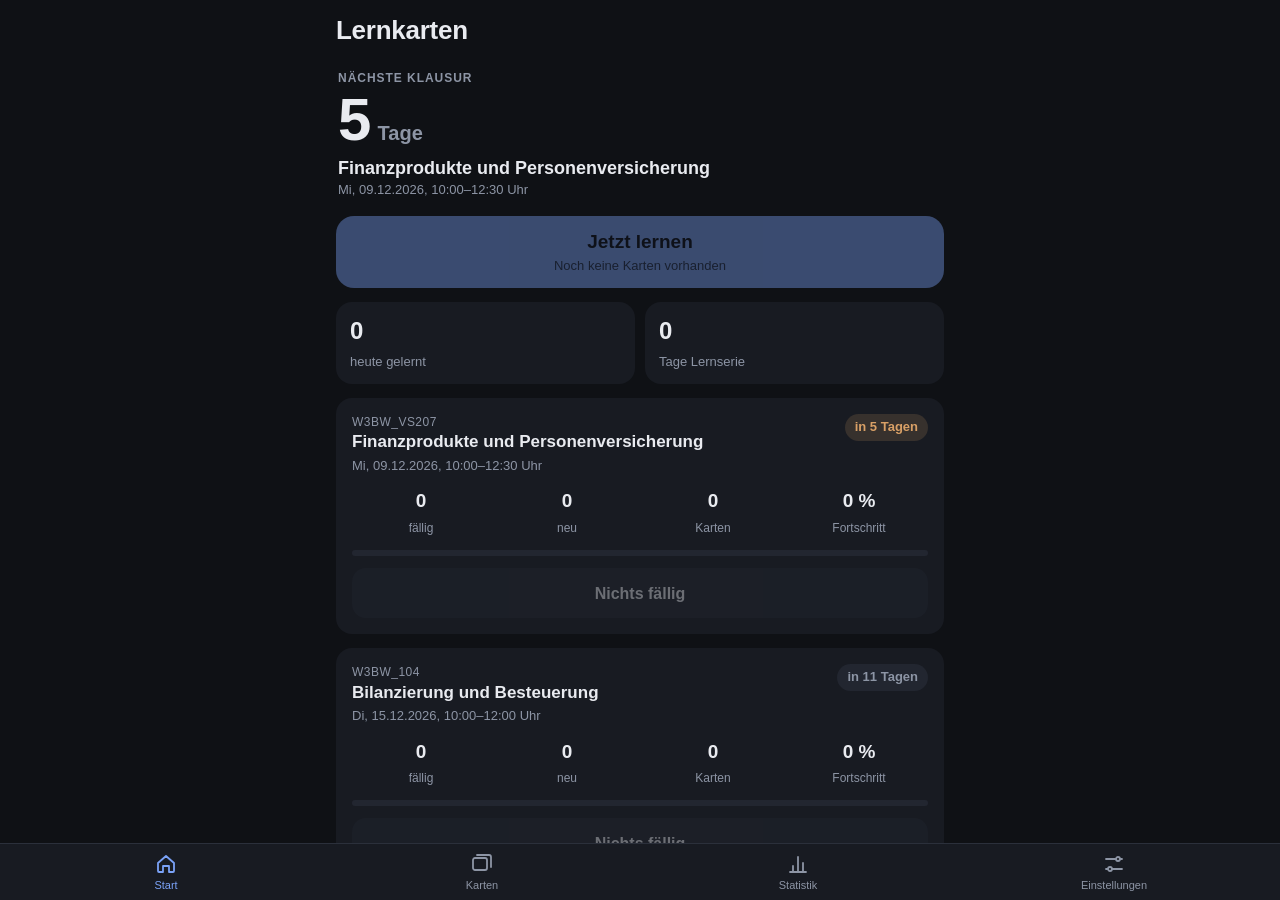
<file: index.html>
<!DOCTYPE html>
<html lang="de">
<head>
  <meta charset="utf-8">
  <!-- viewport-fit=cover: Inhalt darf bis unter Notch und Home-Indikator reichen (Abstände regelt style.css) -->
  <meta name="viewport" content="width=device-width, initial-scale=1, viewport-fit=cover">
  <title>Lernkarten</title>
  <meta name="description" content="Karteikarten mit Spaced Repetition – offline, ohne Konto.">
  <meta name="theme-color" content="#0f1115">
  <meta name="color-scheme" content="dark">

  <!-- iOS: als Vollbild-App vom Home-Bildschirm starten -->
  <meta name="apple-mobile-web-app-capable" content="yes">
  <meta name="mobile-web-app-capable" content="yes">
  <meta name="apple-mobile-web-app-status-bar-style" content="black-translucent">
  <meta name="apple-mobile-web-app-title" content="Lernkarten">
  <meta name="format-detection" content="telephone=no">

  <link rel="manifest" href="manifest.json">
  <link rel="apple-touch-icon" href="icon-192.png">
  <link rel="icon" type="image/png" href="icon-192.png">
  <link rel="stylesheet" href="style.css">
</head>
<body>
  <!-- Hier rendert app.js die jeweilige Ansicht -->
  <main id="app"></main>

  <nav id="tabbar" aria-label="Hauptnavigation">
    <button data-tab="home">
      <svg viewBox="0 0 24 24" aria-hidden="true"><path d="M4 11l8-7 8 7v8a1 1 0 0 1-1 1h-4v-6h-6v6H5a1 1 0 0 1-1-1z"/></svg>
      <span>Start</span>
    </button>
    <button data-tab="cards">
      <svg viewBox="0 0 24 24" aria-hidden="true"><rect x="3" y="6" width="14" height="12" rx="2"/><path d="M7 3h12a2 2 0 0 1 2 2v10"/></svg>
      <span>Karten</span>
    </button>
    <button data-tab="stats">
      <svg viewBox="0 0 24 24" aria-hidden="true"><path d="M4 20h16M7 20v-6M12 20V5M17 20v-9"/></svg>
      <span>Statistik</span>
    </button>
    <button data-tab="settings">
      <svg viewBox="0 0 24 24" aria-hidden="true"><path d="M4 7h10M18 7h2M4 17h2M10 17h10"/><circle cx="16" cy="7" r="2"/><circle cx="8" cy="17" r="2"/></svg>
      <span>Einstellungen</span>
    </button>
  </nav>

  <div id="dialog" hidden></div>
  <div id="toast" role="status" hidden></div>

  <!-- Unsichtbare Dateiauswahl für Kartenimport und Backup -->
  <input type="file" id="file-cards" accept=".json,application/json,text/json,text/plain" hidden>
  <input type="file" id="file-backup" accept=".json,application/json,text/json,text/plain" hidden>

  <noscript>Diese App benötigt JavaScript.</noscript>
  <script src="app.js"></script>
</body>
</html>
</file>
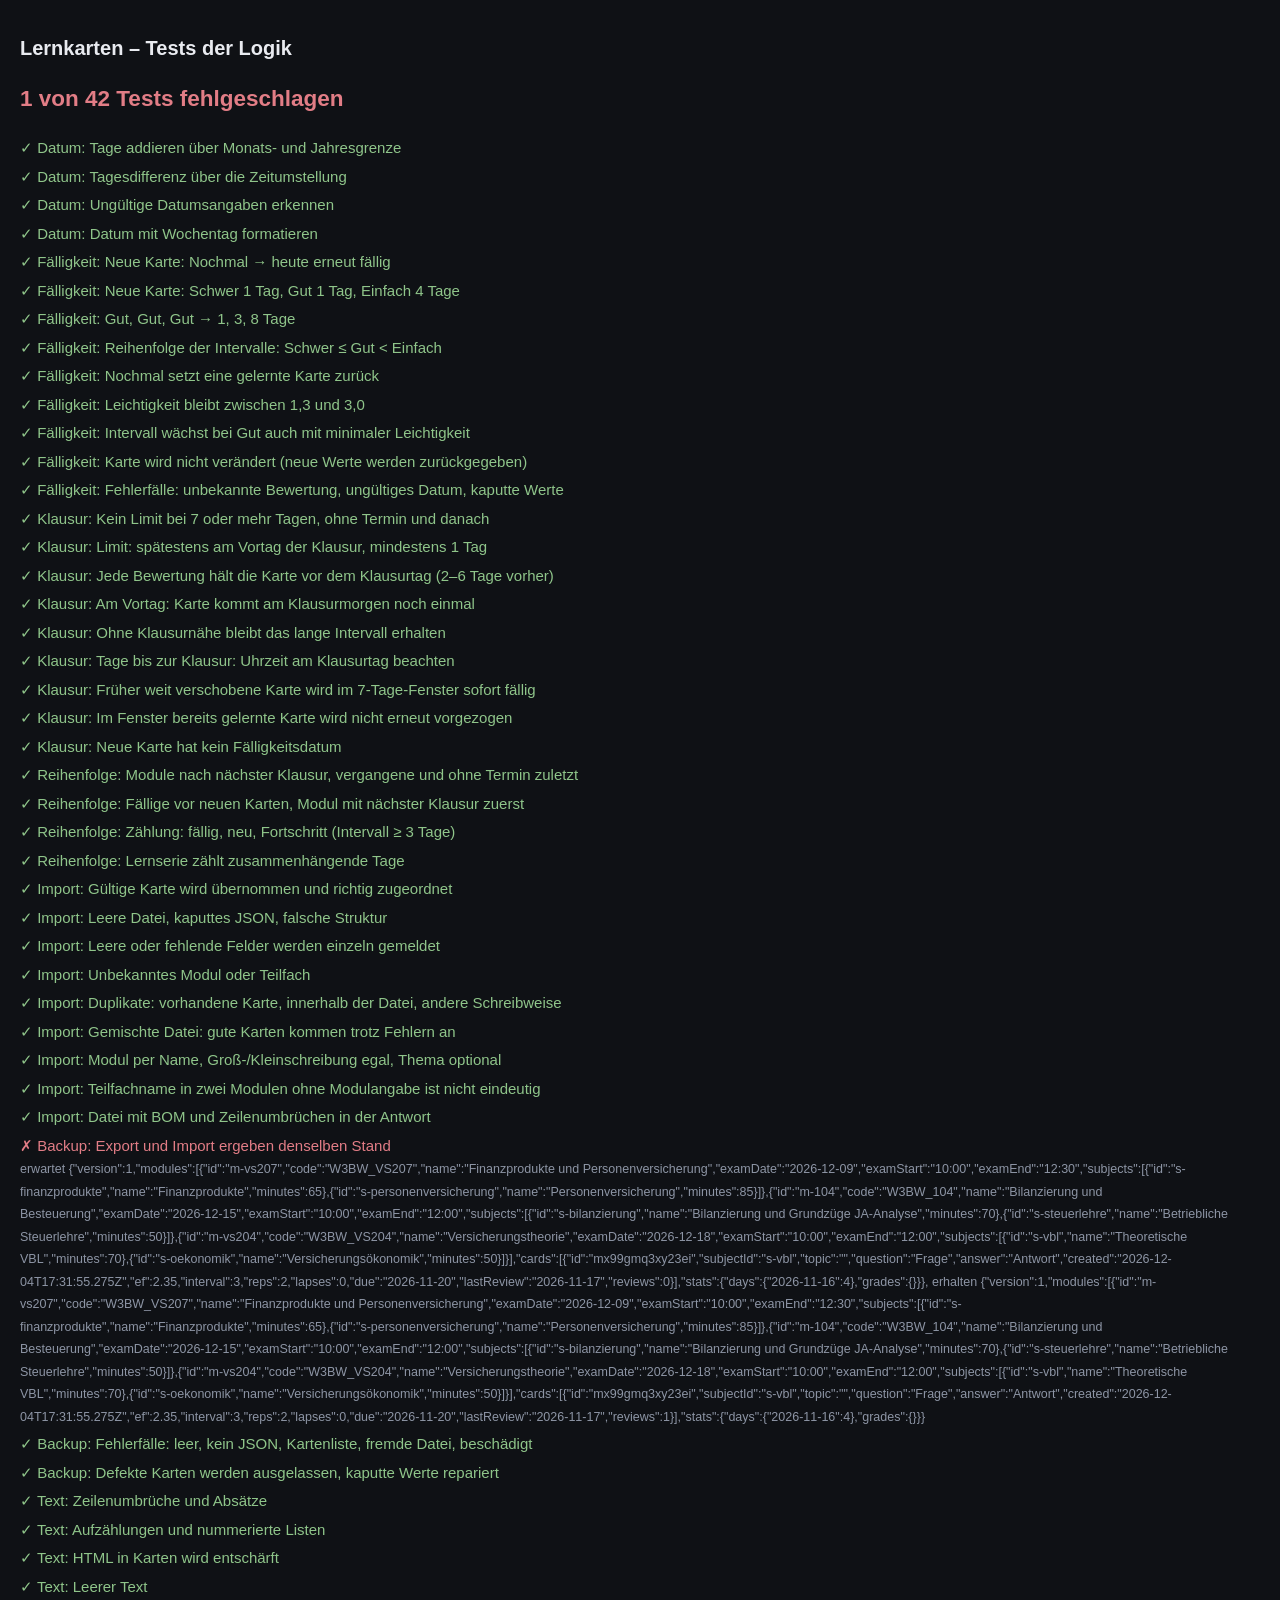
<file: tests.html>
<!DOCTYPE html>
<html lang="de">
<head>
  <meta charset="utf-8">
  <meta name="viewport" content="width=device-width, initial-scale=1">
  <title>Lernkarten – Tests</title>
  <style>
    body { margin: 0; padding: 20px; background: #0f1115; color: #e9ebf0; font: 15px/1.5 -apple-system, BlinkMacSystemFont, "Segoe UI", sans-serif; }
    h1 { font-size: 20px; }
    #ergebnis div { padding: 3px 0; }
    .gruen { color: #8fc58a; }
    .rot { color: #e27d86; }
    small { color: #8d95a5; }
  </style>
</head>
<body>
  <h1>Lernkarten – Tests der Logik</h1>
  <div id="ergebnis">Tests laufen …</div>
  <!-- Diese Seite hat kein #app-Element, deshalb startet app.js hier nur die Logik. -->
  <script src="app.js"></script>
  <script src="tests.js"></script>
</body>
</html>
</file>
<file: style.css>
/* ==========================================================================
   Lernkarten – Gestaltung
   Mobile-first, dunkles Design, große Touch-Flächen, Safe-Area-Abstände.
   ========================================================================== */

:root {
  --bg: #0f1115;
  --surface: #181b22;
  --surface-2: #222630;
  --line: #2b303b;
  --text: #e9ebf0;
  --muted: #8d95a5;
  --accent: #7aa2f7;
  --accent-ink: #0d1220;
  --red: #e27d86;
  --orange: #d9a066;
  --green: #8fc58a;
  --blue: #7aa2f7;
  --radius: 16px;
  /* Abstände für Notch (oben) und Home-Indikator (unten) */
  --safe-top: env(safe-area-inset-top, 0px);
  --safe-bottom: env(safe-area-inset-bottom, 0px);
  --safe-left: env(safe-area-inset-left, 0px);
  --safe-right: env(safe-area-inset-right, 0px);
}

* { box-sizing: border-box; }

html, body {
  height: 100%;
  margin: 0;
  background: var(--bg);
  color: var(--text);
  font: 16px/1.45 -apple-system, BlinkMacSystemFont, "Segoe UI", Roboto, sans-serif;
  -webkit-text-size-adjust: 100%;
  -webkit-tap-highlight-color: transparent;
  overscroll-behavior: none;
}

body {
  /* Fest am Bildschirm verankert. Im iPhone-Vollbild setzt app.js zusätzlich
     die echte Bildschirmhöhe (siehe fitStandaloneHeight), weil 100dvh dort um
     die Höhe der Statusleiste zu kurz ist und unten ein Streifen frei bliebe. */
  position: fixed;
  top: 0; left: 0; right: 0;
  display: flex;
  flex-direction: column;
  height: 100vh;
  height: 100dvh;
  overflow: hidden;
}

[hidden] { display: none !important; }

h1, h2, p { margin: 0; }
button, input, select, textarea { font: inherit; color: inherit; }
button { touch-action: manipulation; -webkit-user-select: none; user-select: none; cursor: pointer; }

/* ---------- Grundgerüst --------------------------------------------------- */

#app {
  flex: 1;
  min-height: 0;
  overflow-y: auto;
  -webkit-overflow-scrolling: touch;
  padding-left: var(--safe-left);
  padding-right: var(--safe-right);
}

.content {
  display: flex;
  flex-direction: column;
  gap: 14px;
  max-width: 640px;
  margin: 0 auto;
  padding: 4px 16px 28px;
}
body.no-tabs .content { padding-bottom: calc(28px + var(--safe-bottom)); }

.topbar {
  position: sticky;
  top: 0;
  z-index: 5;
  display: flex;
  align-items: center;
  gap: 6px;
  max-width: 640px;
  margin: 0 auto;
  padding: calc(var(--safe-top) + 12px) 16px 10px;
  background: var(--bg);
}
.topbar-text { flex: 1; min-width: 0; }
.topbar h1 { font-size: 26px; font-weight: 700; letter-spacing: -0.01em; overflow: hidden; text-overflow: ellipsis; white-space: nowrap; }
.topbar .iconbtn + .topbar-text h1 { font-size: 19px; }
.topbar .sub { color: var(--muted); font-size: 13px; overflow: hidden; text-overflow: ellipsis; white-space: nowrap; }
.counter { color: var(--muted); font-size: 14px; white-space: nowrap; }

.iconbtn {
  width: 44px; height: 44px;
  margin-left: -10px;
  border: 0; border-radius: 50%;
  background: transparent;
  font-size: 26px; line-height: 1;
}
.iconbtn:active { background: var(--surface-2); }

/* ---------- Tab-Leiste ---------------------------------------------------- */

#tabbar {
  display: flex;
  /* Unten nur so viel Abstand, dass der Home-Indikator frei bleibt */
  padding: 4px calc(8px + var(--safe-right)) max(4px, calc(var(--safe-bottom) - 12px)) calc(8px + var(--safe-left));
  background: var(--surface);
  border-top: 1px solid var(--line);
}
body.no-tabs #tabbar { display: none; }
#tabbar button {
  flex: 1;
  display: flex; flex-direction: column; align-items: center; gap: 2px;
  min-height: 48px;
  padding: 4px 0 2px;
  border: 0; background: transparent;
  color: var(--muted);
  font-size: 11px;
}
#tabbar button.active { color: var(--accent); }
#tabbar svg { width: 24px; height: 24px; fill: none; stroke: currentColor; stroke-width: 1.8; stroke-linecap: round; stroke-linejoin: round; }

/* ---------- Bausteine ----------------------------------------------------- */

.card {
  background: var(--surface);
  border-radius: var(--radius);
  padding: 16px;
}
.muted { color: var(--muted); }
.small { font-size: 13px; }
.center { text-align: center; }
.empty { color: var(--muted); text-align: center; padding: 28px 12px; }

.btn {
  display: flex; flex-direction: column; align-items: center; justify-content: center;
  width: 100%;
  min-height: 50px;
  padding: 10px 14px;
  border: 0; border-radius: 14px;
  background: var(--surface-2);
  font-weight: 600;
  text-align: center;
}
.btn small { font-weight: 400; font-size: 12px; opacity: 0.75; margin-top: 1px; }
.btn:active { opacity: 0.7; }
.btn:disabled { opacity: 0.4; cursor: default; }
.btn.primary { background: var(--accent); color: var(--accent-ink); }
.btn.big { min-height: 72px; font-size: 19px; border-radius: 18px; }
.btn.big small { font-size: 13px; }
.btn.danger { background: transparent; color: var(--red); border: 1px solid rgba(226, 125, 134, 0.4); }
.btn.slim { width: auto; min-height: 44px; padding: 8px 14px; font-size: 14px; }
.btn-row { display: grid; grid-template-columns: 1fr 1fr; gap: 10px; }

.pill {
  flex: none;
  padding: 4px 10px;
  border-radius: 999px;
  background: var(--surface-2);
  color: var(--muted);
  font-size: 13px; font-weight: 600;
  white-space: nowrap;
}
.pill.warn { background: rgba(217, 160, 102, 0.16); color: var(--orange); }

.tag {
  display: inline-block;
  padding: 1px 7px;
  border-radius: 6px;
  background: var(--surface-2);
  font-size: 12px;
}

.kpis { display: flex; gap: 8px; }
.kpis > div { flex: 1; text-align: center; }
.kpis b { display: block; font-size: 19px; font-weight: 700; }
.kpis span { color: var(--muted); font-size: 12px; }

.bar { height: 6px; border-radius: 3px; background: var(--surface-2); overflow: hidden; }
.bar i { display: block; height: 100%; border-radius: 3px; background: var(--green); }

/* ---------- Startseite ---------------------------------------------------- */

.hero { padding: 6px 2px 2px; }
.hero .label { color: var(--muted); font-size: 12px; font-weight: 600; letter-spacing: 0.08em; text-transform: uppercase; }
.hero-row { display: flex; align-items: baseline; gap: 8px; }
.hero .count { font-size: 60px; font-weight: 800; line-height: 1.1; letter-spacing: -0.03em; }
.hero .unit { font-size: 20px; color: var(--muted); font-weight: 600; }
.hero-name { font-size: 18px; font-weight: 600; margin-top: 2px; }

.stats { display: flex; gap: 10px; }
.stats > div { flex: 1; background: var(--surface); border-radius: var(--radius); padding: 12px 14px; }
.stats b { display: block; font-size: 24px; font-weight: 700; }
.stats span { color: var(--muted); font-size: 13px; }

.module { display: flex; flex-direction: column; gap: 12px; }
.module-head { display: flex; justify-content: space-between; align-items: flex-start; gap: 10px; }
.module .code { color: var(--muted); font-size: 12px; letter-spacing: 0.04em; }
.module h2 { font-size: 17px; font-weight: 650; line-height: 1.25; }
.module .small { margin-top: -8px; }

/* ---------- Listen -------------------------------------------------------- */

.group-title {
  color: var(--muted);
  font-size: 12px; font-weight: 600; letter-spacing: 0.06em; text-transform: uppercase;
  padding: 8px 4px 0;
  margin-bottom: -6px;
}
.list { padding: 0; overflow: hidden; }
.row {
  display: flex; align-items: center; gap: 10px;
  width: 100%;
  min-height: 56px;
  padding: 10px 16px;
  border: 0; border-bottom: 1px solid var(--line);
  background: transparent;
  text-align: left;
}
.row:last-child { border-bottom: 0; }
.row:active { background: var(--surface-2); }
.row-main { flex: 1; min-width: 0; display: flex; flex-direction: column; gap: 2px; }
.row-title { font-weight: 500; }
.row.accent { color: var(--accent); font-weight: 600; }
.row.danger-text { color: var(--red); font-weight: 600; }
.chev { color: var(--muted); font-size: 22px; line-height: 1; }
.clamp { display: -webkit-box; -webkit-line-clamp: 2; -webkit-box-orient: vertical; overflow: hidden; }

/* ---------- Formulare ----------------------------------------------------- */

.form label { display: flex; flex-direction: column; gap: 6px; color: var(--muted); font-size: 13px; }
.input {
  width: 100%;
  min-height: 48px;
  padding: 11px 12px;
  border: 1px solid var(--line); border-radius: 12px;
  background: var(--surface);
  color: var(--text);
  font-size: 16px; /* mindestens 16px, sonst zoomt iOS beim Antippen */
  -webkit-appearance: none; appearance: none;
}
.input:focus { outline: none; border-color: var(--accent); }
textarea.input { resize: vertical; line-height: 1.4; }
select.input {
  padding-right: 34px;
  background-image: linear-gradient(45deg, transparent 50%, var(--muted) 50%), linear-gradient(135deg, var(--muted) 50%, transparent 50%);
  background-position: calc(100% - 18px) 50%, calc(100% - 12px) 50%;
  background-size: 6px 6px;
  background-repeat: no-repeat;
}
input[type="date"].input, input[type="time"].input { display: block; text-align: left; }
/* iOS zentriert Datum und Uhrzeit sonst und lässt leere Felder zusammenfallen */
input.input::-webkit-date-and-time-value { text-align: left; min-height: 1.4em; }
.two-col { display: grid; grid-template-columns: 1fr 1fr; gap: 10px; }

.subject-edit { display: flex; flex-direction: column; gap: 8px; background: var(--surface); border-radius: var(--radius); padding: 12px; }
.subject-edit .input { background: var(--bg); }
.subject-edit-row { display: flex; align-items: flex-end; justify-content: space-between; gap: 10px; }
.form label.inline { flex-direction: row; align-items: center; gap: 10px; }
label.inline .input { width: 90px; }

/* ---------- Lernansicht --------------------------------------------------- */

.study { display: flex; flex-direction: column; height: 100%; max-width: 640px; margin: 0 auto; }
.study .topbar { position: static; width: 100%; }
.study-card {
  flex: 1;
  min-height: 0;
  overflow-y: auto;
  -webkit-overflow-scrolling: touch;
  margin: 0 16px;
  padding: 20px 18px;
  background: var(--surface);
  border-radius: 20px;
}
.study-card[data-action] { cursor: pointer; }
.qa-label { margin-top: 14px; color: var(--muted); font-size: 12px; font-weight: 600; letter-spacing: 0.08em; text-transform: uppercase; }
.study-card hr { border: 0; border-top: 1px solid var(--line); margin: 20px 0 6px; }
.hint { margin-top: 36px; color: var(--muted); font-size: 14px; text-align: center; }

/* Karten-Text: Absätze, Zeilenumbrüche und Aufzählungen */
.text { font-size: 18px; line-height: 1.5; overflow-wrap: anywhere; }
.text.question { font-size: 20px; font-weight: 600; }
.text p { margin: 8px 0; }
.text ul, .text ol { margin: 8px 0; padding-left: 24px; }
.text li { margin: 4px 0; }

.study-actions { padding: 14px 16px calc(14px + var(--safe-bottom)); }
.rate { display: grid; grid-template-columns: repeat(4, 1fr); gap: 8px; }
.rate.two { grid-template-columns: 1fr 1fr; }
.rate .btn { min-height: 62px; padding: 8px 4px; font-size: 15px; }
.rate-again { background: rgba(226, 125, 134, 0.16); color: var(--red); }
.rate-hard { background: rgba(217, 160, 102, 0.16); color: var(--orange); }
.rate-good { background: rgba(143, 197, 138, 0.16); color: var(--green); }
.rate-easy { background: rgba(122, 162, 247, 0.16); color: var(--blue); }

.study-done { flex: 1; display: flex; flex-direction: column; align-items: center; justify-content: center; gap: 14px; padding: 24px; text-align: center; }
.study-done .kpis { width: 100%; max-width: 360px; }
.done-mark {
  width: 72px; height: 72px;
  display: flex; align-items: center; justify-content: center;
  border-radius: 50%;
  background: rgba(143, 197, 138, 0.16);
  color: var(--green);
  font-size: 34px;
}

/* ---------- Dialog und Hinweis -------------------------------------------- */

#dialog {
  position: absolute; top: 0; right: 0; bottom: 0; left: 0; z-index: 20;
  display: flex; align-items: center; justify-content: center;
  padding: calc(20px + var(--safe-top)) 20px calc(20px + var(--safe-bottom));
  background: rgba(0, 0, 0, 0.6);
}
.dialog-box {
  width: 100%; max-width: 400px; max-height: 100%;
  display: flex; flex-direction: column; gap: 12px;
  padding: 20px;
  background: var(--surface);
  border: 1px solid var(--line); border-radius: 20px;
}
.dialog-box h2 { font-size: 18px; }
.dialog-body { overflow-y: auto; display: flex; flex-direction: column; gap: 10px; font-size: 15px; }
.dialog-body pre { margin: 0; padding: 12px; border-radius: 10px; background: var(--bg); font-size: 12.5px; overflow-x: auto; }
.dialog-body .input { background: var(--bg); }
.dialog-buttons { display: flex; gap: 10px; }
.errors { margin: 0; padding-left: 20px; color: var(--muted); font-size: 13.5px; }
.errors li { margin: 4px 0; }

#toast {
  position: absolute; z-index: 30;
  left: 16px; right: 16px;
  bottom: calc(76px + var(--safe-bottom));
  max-width: 420px; margin: 0 auto;
  padding: 12px 16px;
  border-radius: 14px;
  background: #343a48;
  color: var(--text);
  font-size: 15px; text-align: center;
  box-shadow: 0 8px 24px rgba(0, 0, 0, 0.4);
}

/* ---------- Statistik ----------------------------------------------------- */

:root {
  /* Diagrammfarben: Blau = gewusst/geplant, Orange = „Nochmal“ */
  --viz-known: #3987e5;
  --viz-again: #d95926;
  --viz-other: #4a5162;
  /* Lernstand: ein Farbton, von dunkel (neu) nach hell (sicher) */
  --viz-st1: #184f95;
  --viz-st2: #2a78d6;
  --viz-st3: #6da7ec;
  --viz-st4: #b7d3f6;
}

.card-title { font-size: 15px; font-weight: 650; margin-bottom: 10px; }

.tiles { display: grid; grid-template-columns: 1fr 1fr; gap: 10px; }
.tiles > div { background: var(--surface); border-radius: var(--radius); padding: 12px 14px; }
.tiles b { display: block; font-size: 24px; font-weight: 700; }
.tiles span { color: var(--muted); font-size: 13px; }

.legend { display: flex; flex-wrap: wrap; gap: 4px 14px; margin-bottom: 12px; color: var(--muted); font-size: 13px; }
.legend span { display: inline-flex; align-items: center; gap: 6px; }
.legend b { color: var(--text); font-weight: 600; }
.sw { width: 10px; height: 10px; border-radius: 3px; flex: none; }

.seg-known { background: var(--viz-known); }
.seg-again { background: var(--viz-again); }
.seg-other { background: var(--viz-other); }
.st-fresh { background: var(--viz-st1); }
.st-building { background: var(--viz-st2); }
.st-solid { background: var(--viz-st3); }
.st-safe { background: var(--viz-st4); }

/* Säulendiagramm */
.chart-cols { display: flex; align-items: stretch; gap: 2px; }
.chart-col {
  flex: 1; min-width: 0;
  display: flex; flex-direction: column; align-items: center;
  padding: 0; border: 0; border-radius: 6px; background: transparent;
}
.chart-area {
  width: 100%; height: 116px;
  display: flex; flex-direction: column; align-items: center; justify-content: flex-end;
  border-bottom: 1px solid var(--line);
}
.chart-val { color: var(--muted); font-size: 11px; line-height: 1; margin-bottom: 4px; }
.chart-bar {
  width: 70%; max-width: 24px;
  display: flex; flex-direction: column-reverse; gap: 2px;
}
.chart-bar .seg { display: block; flex: 1 1 0; min-height: 1px; }
.chart-bar .seg:last-child { border-radius: 4px 4px 0 0; }
.chart-lab { padding: 6px 0 4px; color: var(--muted); font-size: 11px; line-height: 1; }
.chart-col.mark .chart-lab { color: var(--text); font-weight: 700; }
.chart-col.sel { background: var(--surface-2); }
.chart-caption { margin-top: 8px; color: var(--text); font-size: 14px; min-height: 20px; }
.chart + .small { margin-top: 6px; }

/* Lernstand: schmaler geteilter Balken je Zeile */
.status-row { display: flex; flex-direction: column; gap: 5px; margin-bottom: 14px; }
.status-head { display: flex; justify-content: space-between; align-items: baseline; gap: 10px; font-size: 14px; font-weight: 500; }
.status-head .small { flex: none; font-weight: 400; }
.segbar { display: flex; gap: 2px; height: 8px; border-radius: 4px; overflow: hidden; background: var(--surface-2); }
.segbar i { display: block; flex: 1 1 0; min-width: 3px; }

/* Modulfilter */
.chips { display: flex; gap: 8px; overflow-x: auto; margin: 4px -16px 0; padding: 2px 16px; scrollbar-width: none; -webkit-overflow-scrolling: touch; }
.chips::-webkit-scrollbar { display: none; }
.chip {
  flex: none; min-height: 40px; padding: 8px 14px;
  border: 1px solid var(--line); border-radius: 999px;
  background: transparent; color: var(--muted);
  font-size: 14px; font-weight: 600; white-space: nowrap;
}
.chip.on { background: var(--accent); border-color: var(--accent); color: var(--accent-ink); }

/* Schwächen je Thema */
.topics { display: flex; flex-direction: column; gap: 14px; }
.topic { display: flex; flex-direction: column; gap: 4px; padding-top: 14px; border-top: 1px solid var(--line); }
.topic-head { display: flex; justify-content: space-between; align-items: baseline; gap: 10px; }
.topic-name { font-weight: 600; overflow-wrap: anywhere; }
.topic-rate { flex: none; font-weight: 700; font-variant-numeric: tabular-nums; }
.topic-row { display: flex; align-items: center; gap: 12px; margin-top: 4px; }
.meter { flex: 1; height: 8px; border-radius: 4px; background: rgba(217, 89, 38, 0.2); overflow: hidden; }
.meter i { display: block; height: 100%; border-radius: 4px; background: var(--viz-again); }
</file>
